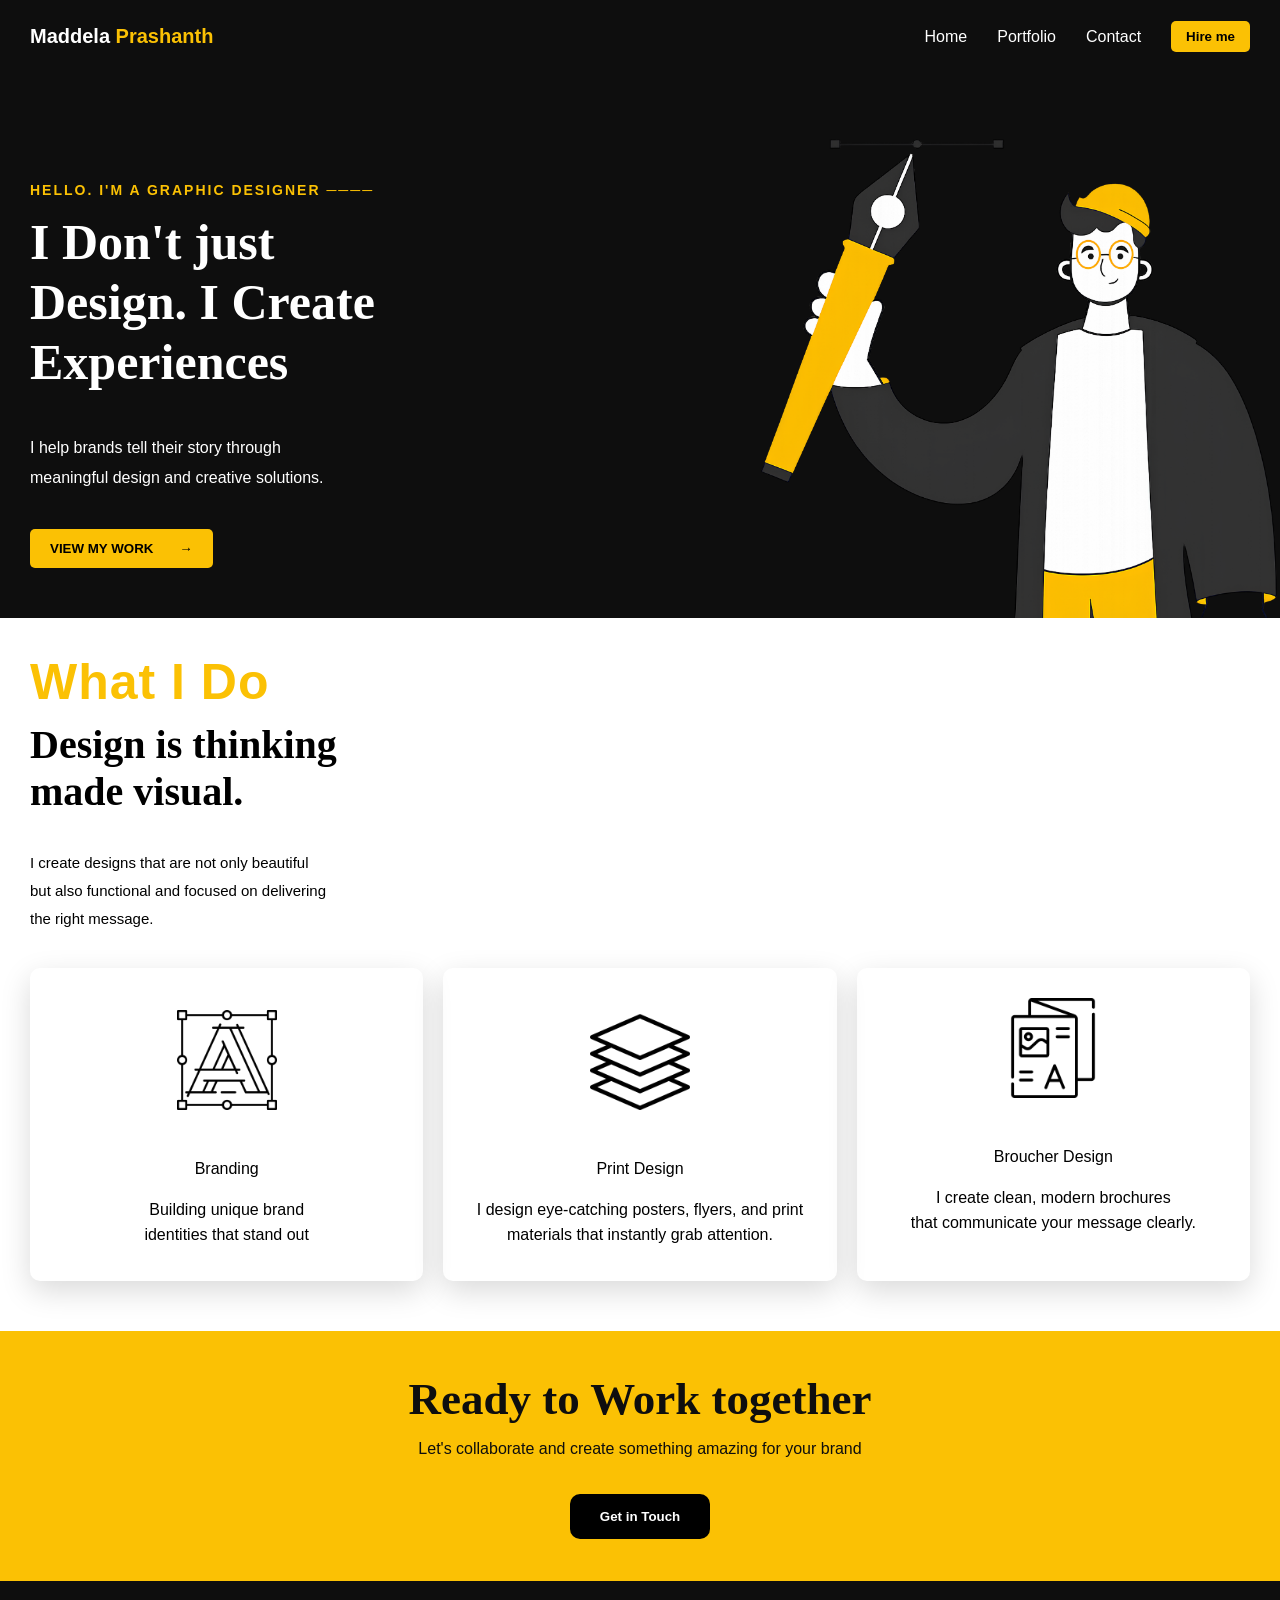
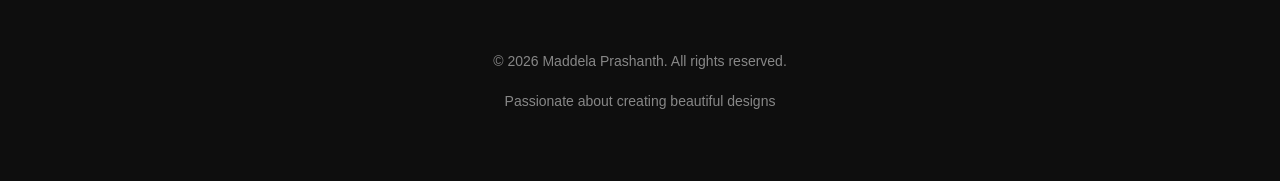
<file: black&white posrtfolio/home-page.html>
<!doctype html>
<html lang="en">
  <head>
    <meta charset="UTF-8" />
    <meta name="viewport" content="width=device-width, initial-scale=1.0" />
    <title>Black&white</title>

    <link rel="stylesheet" href="home-page.css" />
  </head>
  <body>

<div class="black">

    <div class="top-bar">
      <p class="Maddela">Maddela <span class="Prashanth">Prashanth</span></p>
      <div class="navbar">
        <a href="">Home</a>
        <a href="">Portfolio</a>
        <a href="">Contact</a>
        <a href=""><button class="btn-Hire-me">Hire me</button></a>
      </div>
    </div>

    <section>
      <div class="section-1">
        <div>
          <p class="Hello">HELLO. I'M A GRAPHIC DESIGNER ────</p>
          <h1>
            I Don't just <br />
            Design. I Create <br />Experiences
          </h1>

          <p class="meaningful">
            I help brands tell their story through <br />
            meaningful design and creative solutions.
          </p>
          <a href="">
            <button class="btn-VIEW-MY-WORK">
              VIEW MY WORK &nbsp;&nbsp;&nbsp;&nbsp;&nbsp; →
            </button>
          </a>
        </div>
      </div>
    </section>

</div>

    <section>
      <div class="section-2">
        <div>
          <p class="What-I-Do">What I Do</p>
          <h2>
            Design is thinking <br />
            made visual.
          </h2>
          <p class="beautiful">
            I create designs that are not only beautiful <br />
            but also functional and focused on delivering <br />the right
            message.
          </p>
        </div>
      </div>
    </section>

    <section>
      <div class="grid-container">
        <div class="box">
          <div class="sub-box-1"></div>
          <div class="sub-box-text-1"><p>Branding</p>
        <p>Building unique brand <br>identities that stand out </p></div>
        </div>
        <div class="box">
          <div class="sub-box-2"></div>
          <div class="sub-box-text-2"><p>Print Design</p>
        <p>I design eye-catching posters, flyers, and print materials that instantly grab attention. </p></div>
        </div>
        
        <div class="box">
          <div class="sub-box-3"></div>
          <div class="sub-box-text-3"><p>Broucher Design</p>
        <p>I create clean, modern brochures <br> that communicate your message clearly. <br> 
          </p></div>
        </div>
        </div>
      </div>
      </div>
    </section>

    <section>
        <div class="Ready-to-Work"><p class="Ready">Ready to Work together</p>
        <p class="collaborate">Let's collaborate and create something amazing for your brand</p>
    <a href=""><button class="btn-Get-in-Touch">Get in Touch</button></a></div>
        
    </section>

<section>
    <footer>
        
        <p class="Copyright">© 2026 Maddela Prashanth. All rights reserved. <br>
Passionate about creating beautiful designs</p>
        
    </footer>
</section>

  </body>
</html>
</file>
<file: black&white posrtfolio/home-page.css>
/* GOOGLE FONTS */
@import url("https://fonts.googleapis.com/css2?family=Cormorant+Garamond:wght@500;600;700&family=Inter:wght@300;400;500;600;700&display=swap");

body {
  margin: 0px;
  padding: 0px;
  box-sizing: border-box;
  font-family: "Poppins", sans-serif;
  color: #fbc104;
}

.black {
  background-color: #0e0e0e;
}

/* TOP BAR */

.top-bar {
  position: sticky;
  top: 0px;
  display: flex;
  align-items: center;
  justify-content: space-between;
  padding: 5px 30px 0px 30px;
  background-color: #0e0e0e;
}

.Maddela {
  color: white;
  font-size: 20px;
  font-weight: 600;
}

.Prashanth {
  color: #fbc104;
}

.navbar {
  display: flex;
  align-items: center;
  gap: 30px;
}

a {
  color: white;
  text-decoration: none;
  font-weight: 500;
  transition: 0.3s;
}

a:hover {
  color: #fbc104;
}

.btn-Hire-me {
  background-color: #fbc104;
  padding: 8px 15px;
  border-radius: 5px;
  border: 0px;
  font-weight: 600;
  cursor: pointer;
  transition: 0.3s;
}

.btn-Hire-me:hover {
  background-color: white;
  color: black;
   box-shadow: 0px 0px 10px #fbc104;
   transform: translateY(-8px);
}

/* HERO SECTION */

.section-1 {
  background-color: #0e0e0e;
  display: flex;
  align-items: center;
  margin: 50px 0px 0px 0px;
  padding: 0px 0px 0px 30px;
  height: 500px;
  background-image: url("images-img/Male\ Character\ Vector\ Illustration.png");
  background-size: contain;
  background-position: right;
  background-repeat: no-repeat;
}

.hero-content {
  max-width: 600px;
}

.Hello {
  color: #fbc104;
  font-size: 14px;
  font-weight: 600;
  letter-spacing: 2px;
}

h1 {
  font-family: "Playfair Display", serif;
  font-size: 50px;
  color: white;
  margin-top: 10px;
  line-height: 1.2;
}

.meaningful {
  color: white;
  font-size: 16px;
  line-height: 30px;
}

.btn-VIEW-MY-WORK {
  margin: 20px 0px 0px 0px;
  background-color: #fbc104;
  padding: 12px 20px;
  border: 0px;
  font-weight: 600;
  cursor: pointer;
  border-radius: 5px;
  transition: 0.3s;
}

.btn-VIEW-MY-WORK:hover {
  background-color: white;
  color: black;
  transform: translateY(-8px);
  box-shadow: 0px 0px 10px #fbc104;
}

/* SECTION 2 */

.section-2 {
  display: flex;
  align-items: center;
  padding: 50px 30px 0px 30px;
  height: 300px;
  color: black;
  background-color: white;
  color: black;
}

.What-I-Do {
  font-size: 50px;
  color: #fbc104;
  font-weight: 600;
  margin-bottom: 10px;
  letter-spacing: 1px;
}

h2 {
  font-family: "Playfair Display", serif;
  font-size: 40px;
  margin-top: 10px;
}

.beautiful {
    margin-bottom: 100px;
  font-size: 15px;
  line-height: 28px;
}

/* GRID */

.grid-container {
  display: grid;
  grid-template-columns: repeat(3, 1fr);
  background-color: rgb(255, 255, 255);
  padding: 0px 30px 0px 30px;
  gap: 20px;
  margin-bottom: 50px;
}

.box {
  border-radius: 15px;
  /* border: 2px solid #c4c4c4; */
   box-shadow: 0px 10px 30px rgba(0, 0, 0, 0.15);
  border-radius: 10px;

  display: flex;
  flex-direction: column;
  align-items: center;
  justify-content: center;
  gap: 30px;
  padding: 30px;
  transition: 0.3s;
}

.box:hover {
  border: 0px;
  transform: translateY(-8px);
 
    box-shadow: 0px 0px 10px #fbc104;
}

.sub-box-1 {
  background-image: url("images-img/Branding.png");
  background-position: center;
  background-size: contain;
  background-repeat: no-repeat;
  height: 100px;
  width: 100px;
}

.sub-box-text-1 {
  color: black;
  text-align: center;
  /* background-color: aqua; */
  height: 100px;
}

.sub-box-2 {
  background-image: url("images-img/Print\ Design.png");
  background-position: center;
  background-size: contain;
  background-repeat: no-repeat;
  height: 100px;
  width: 100px;
}

.sub-box-text-2 {
  color: black;
  text-align: center;
  /* background-color: aqua; */
  height: 100px;
}

.sub-box-3 {
  background-image: url("images-img/brochure.png");
  background-position: center;
  background-size: contain;
  background-repeat: no-repeat;
  height: 100px;
  width: 100px;
}

.sub-box-text-1,
.sub-box-text-2,
.sub-box-text-3 {
  color: black;
  text-align: center;
  line-height: 25px;
}

/* CTA */

.Ready-to-Work {
  background-color: #fbc104;

  display: flex;
  flex-direction: column;
  justify-content: center;
  align-items: center;
  height: 250px;
  color: white;
  text-align: center;
}

.Ready {
  color: #0e0e0e;
  margin: 0px;
  font-size: 45px;
  font-weight: 700;
  font-family: "Playfair Display", serif;
}

.collaborate {
  color: #0e0e0e;
  margin-top: 15px;
  font-size: 16px;
}

.btn-Get-in-Touch {
  margin: 20px 0px 0px 0px;
  background-color: black;
  color: #ffffff;
  padding: 15px 30px;
  border-radius: 10px;
  border: 0px;
  font-weight: 600;
  cursor: pointer;
  transition: 0.3s;
}

.btn-Get-in-Touch:hover {
  background-color: white;
  color: black;
  transform: translateY(-8px);
  box-shadow: 0px 0px 10px #0e0e0e;
}

/* FOOTER */

footer {
  background-color: #0e0e0e;
  line-height: 40px;
  color: white;
  display: flex;
  justify-content: center;
  align-items: center;

  text-align: center;
  justify-content: center;
  height: 200px;
}

.Copyright {
  color: white;
  opacity: 0.5;
  font-size: 14px;
}
</file>
